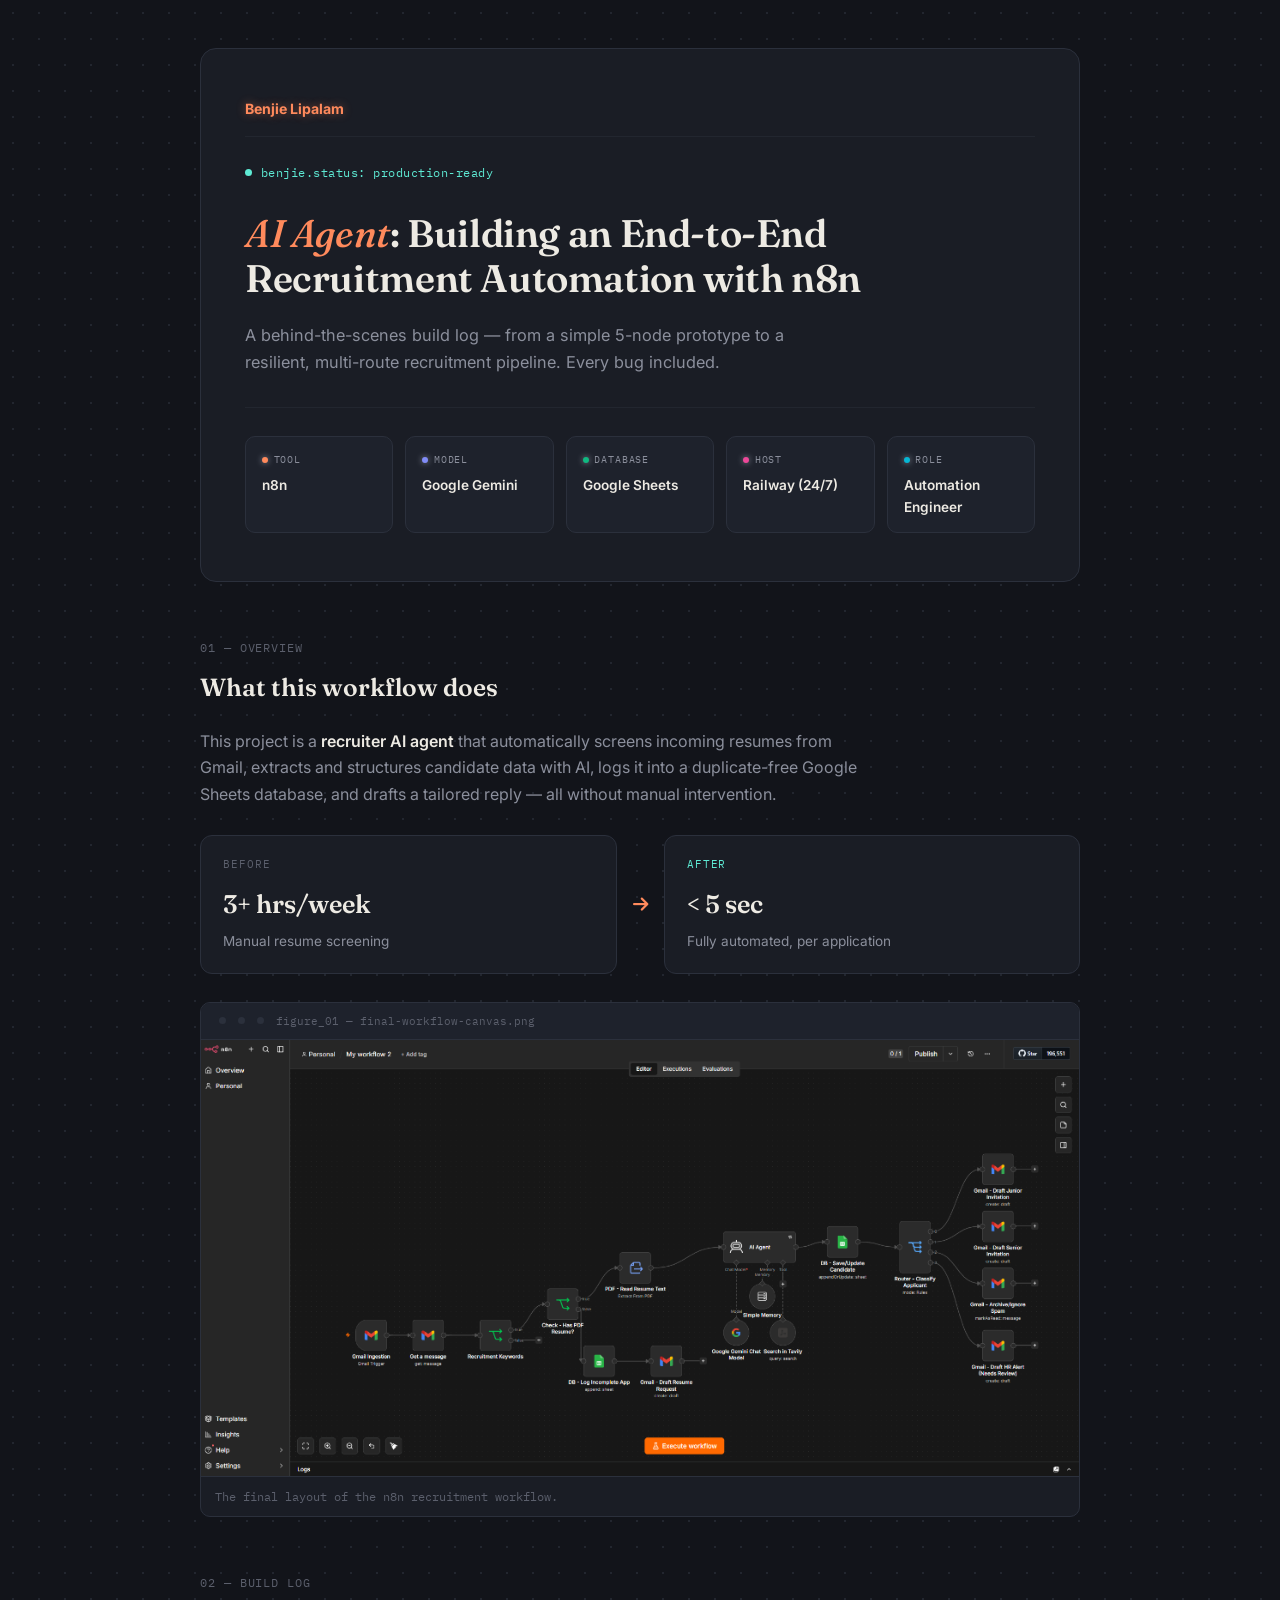
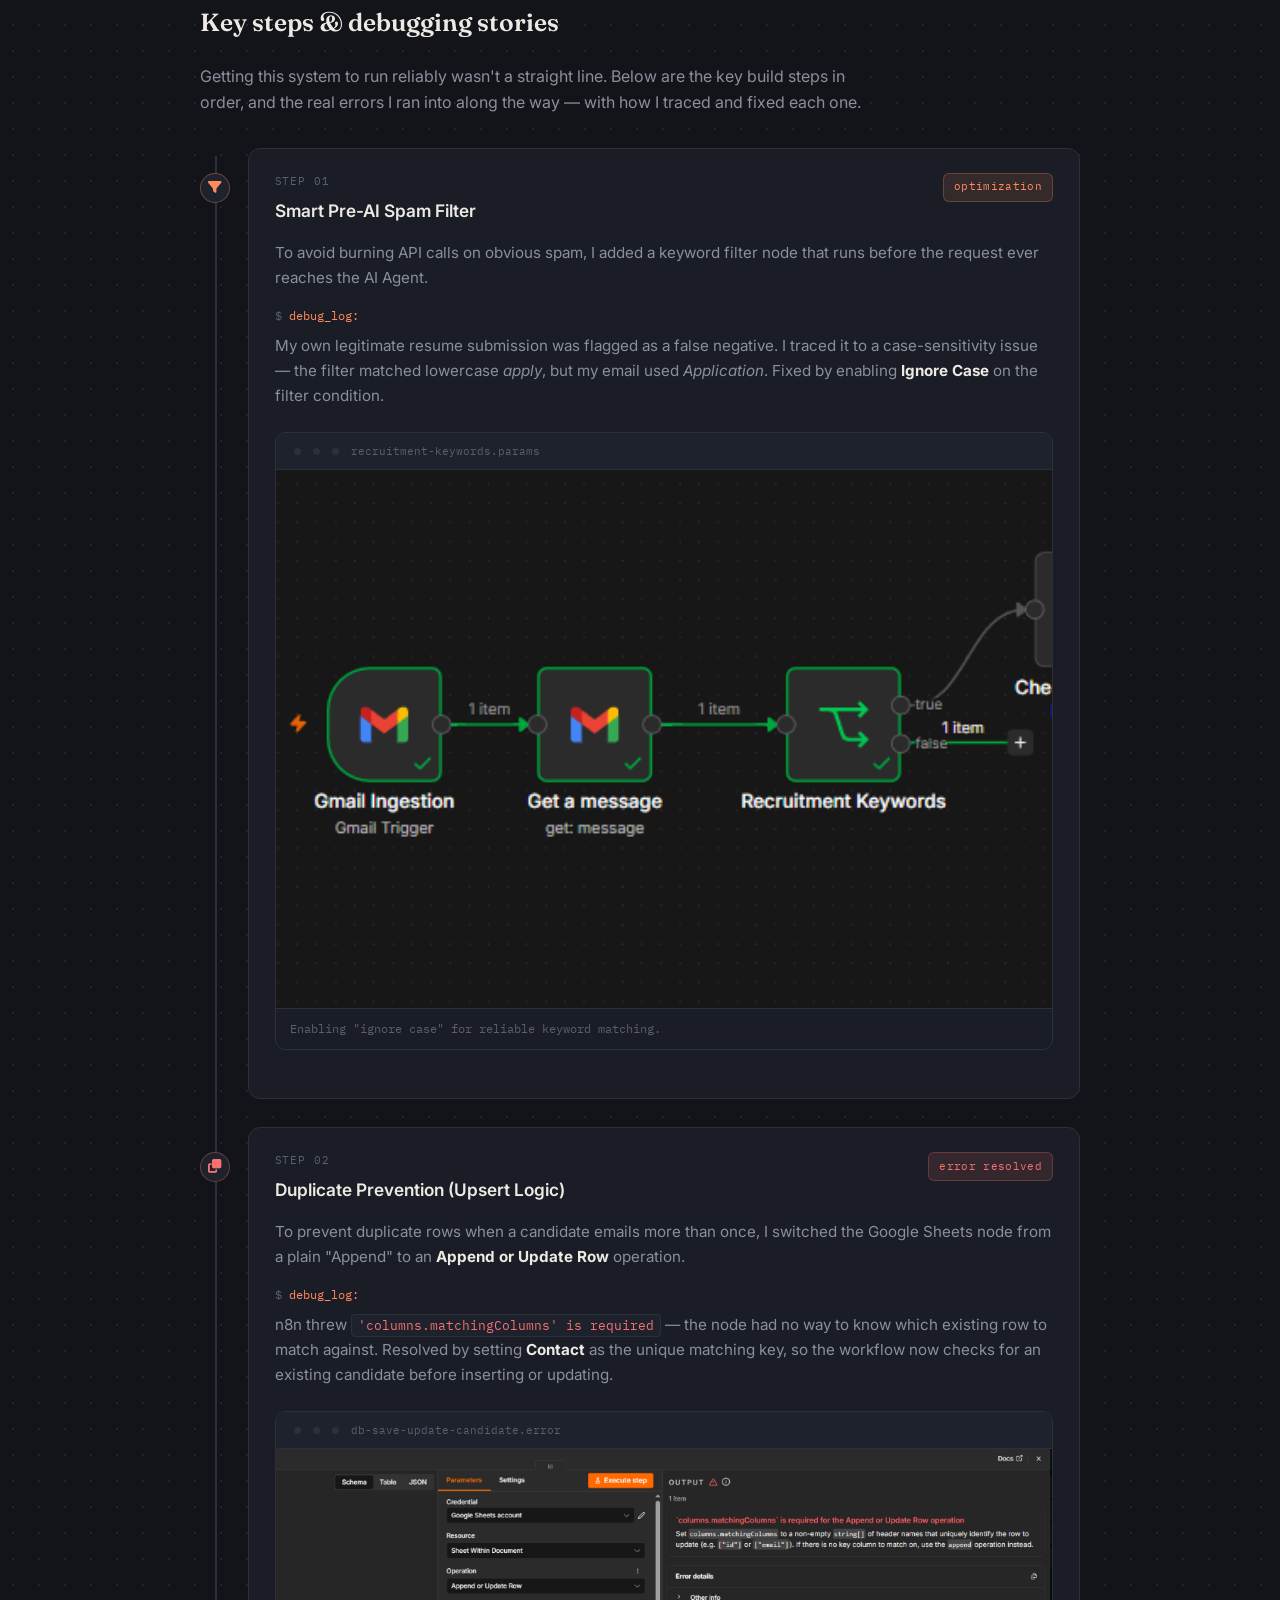
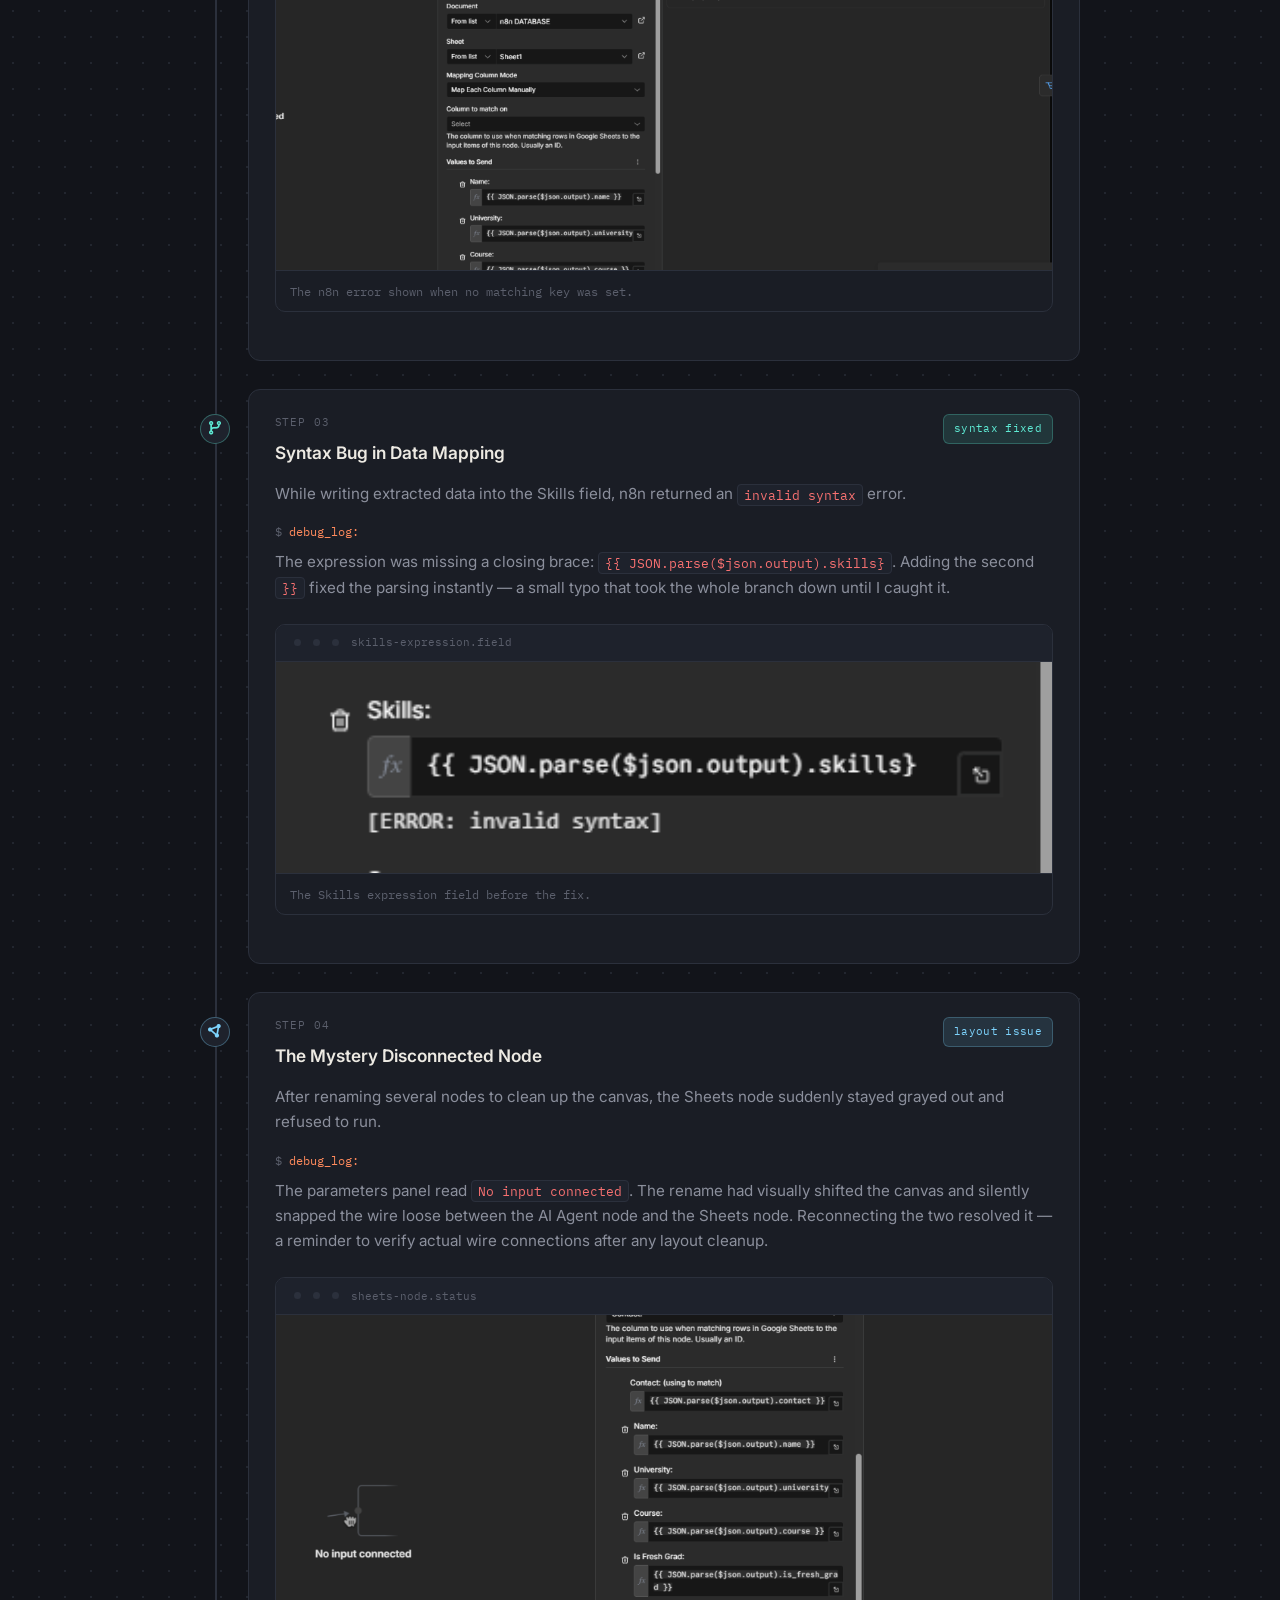
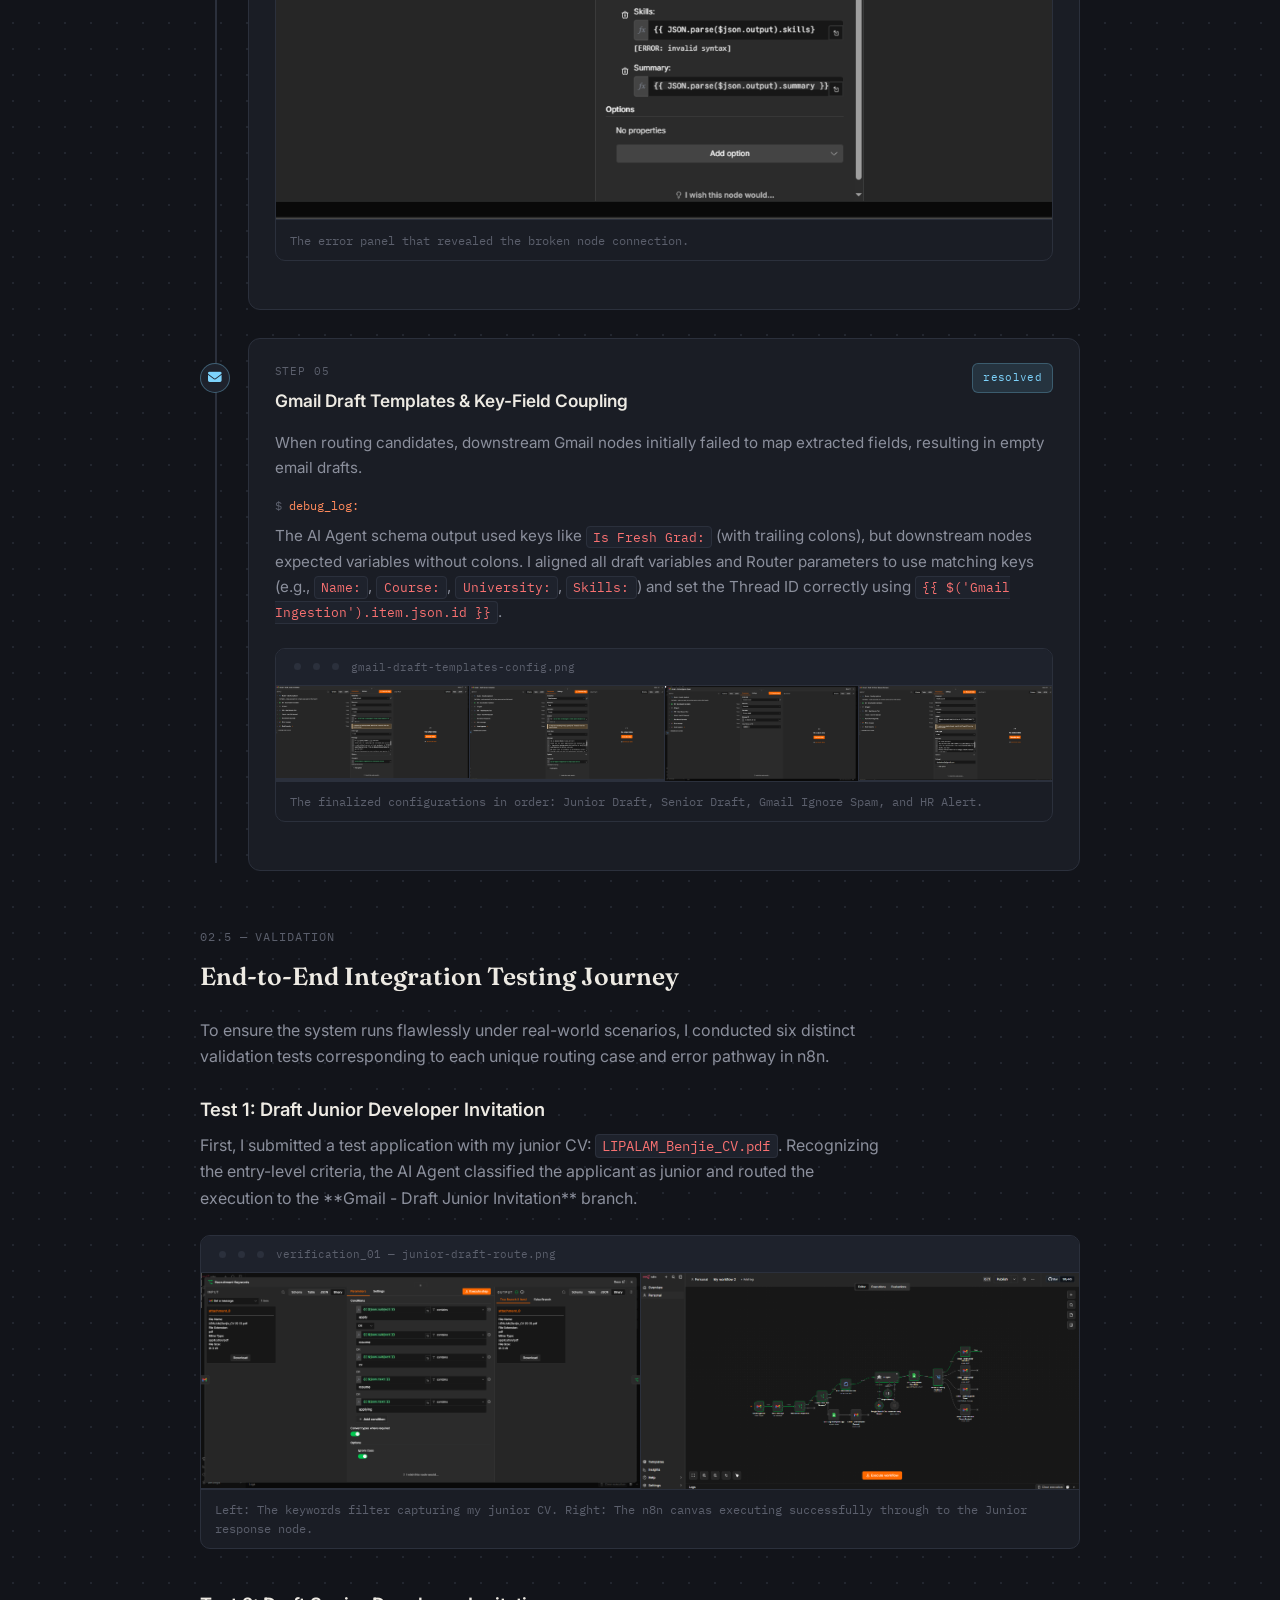
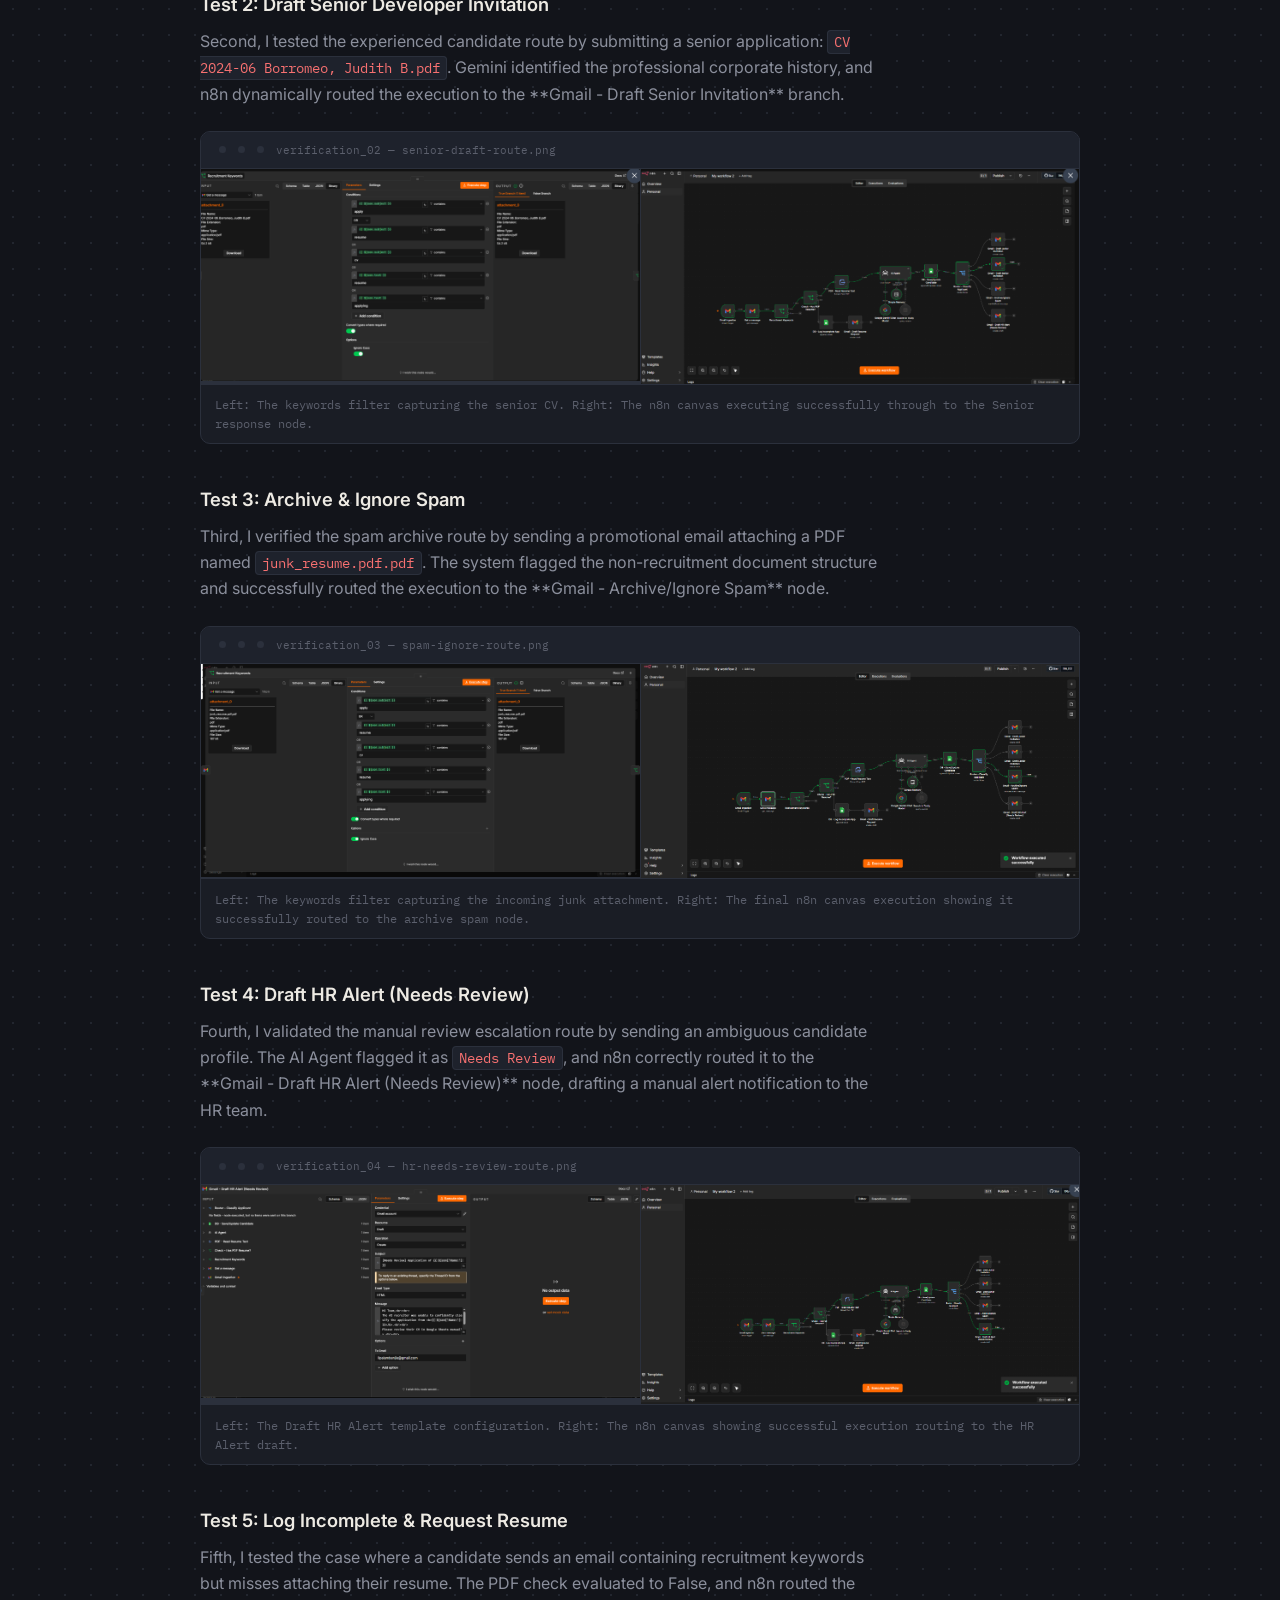
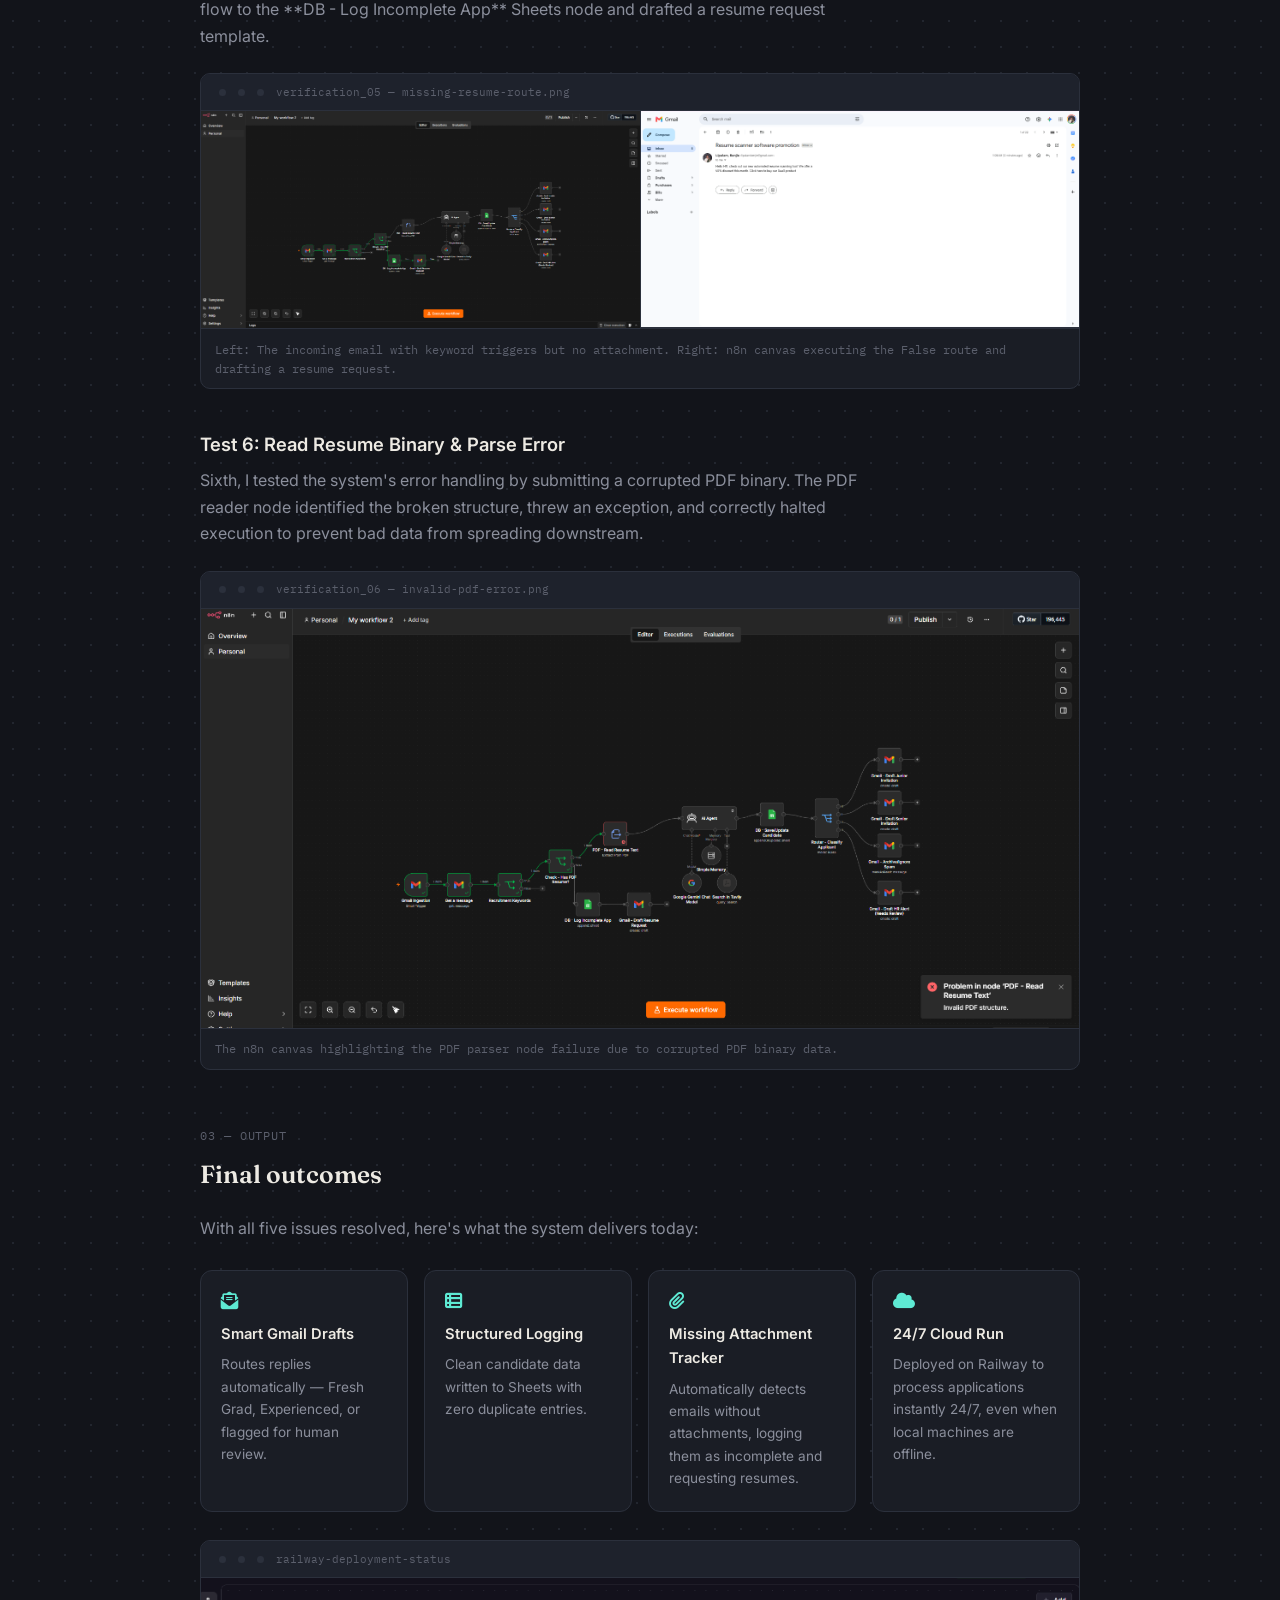
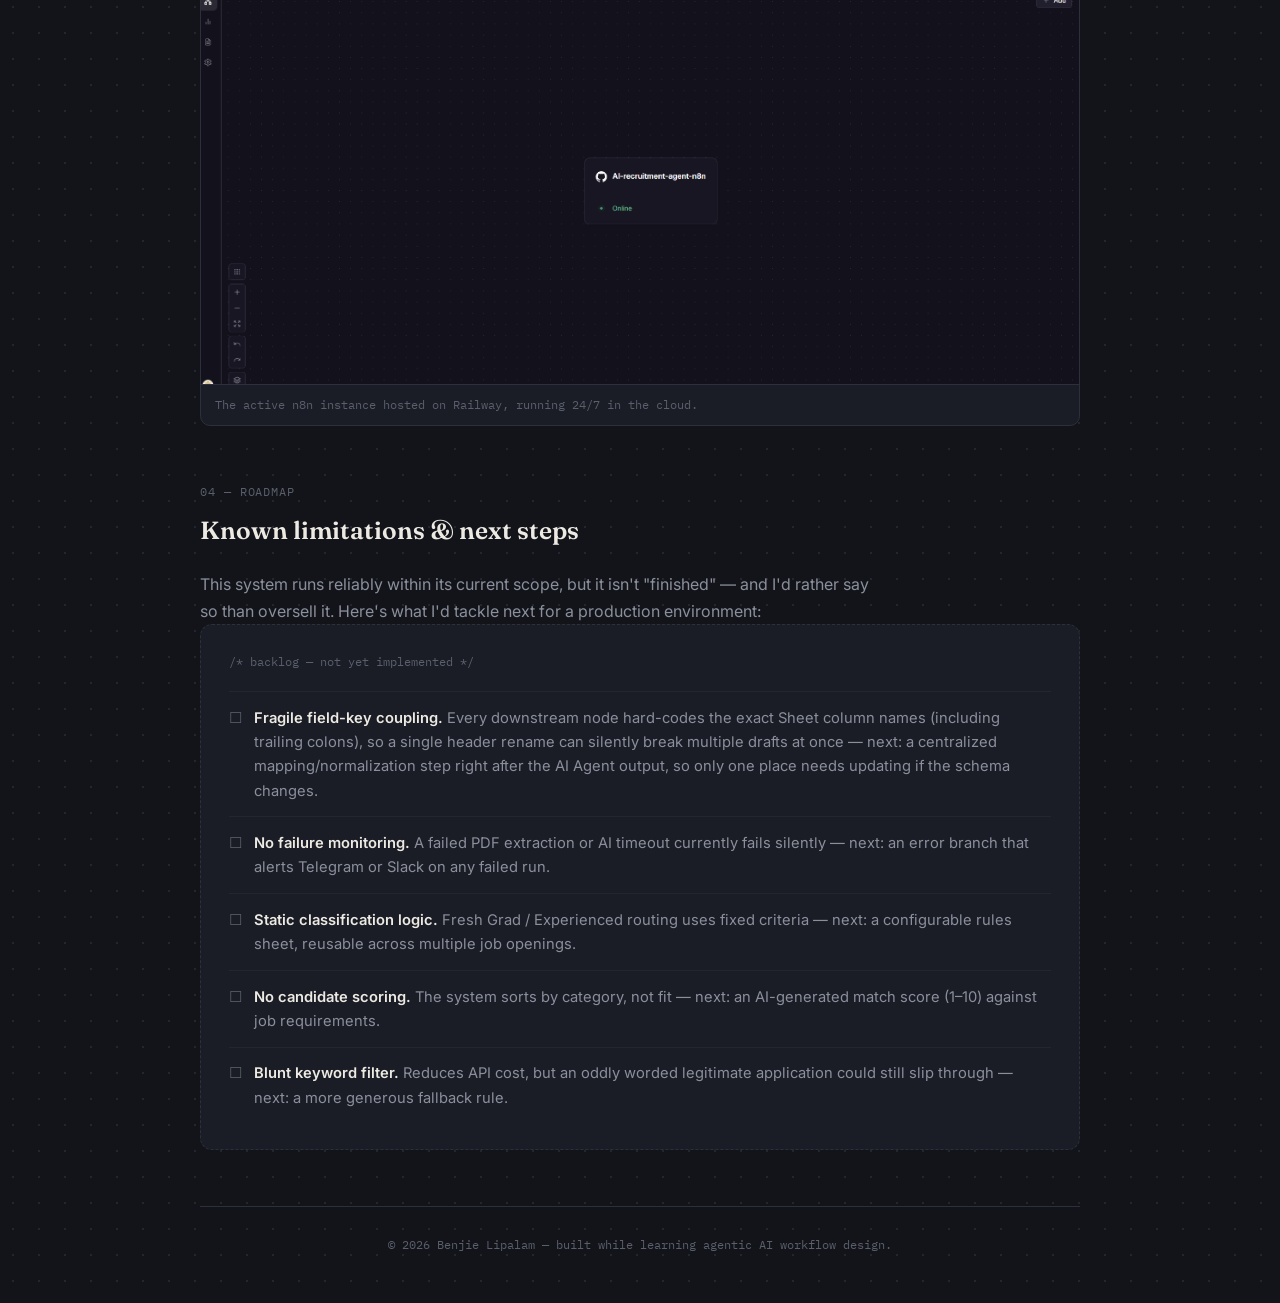
<file: index.html>
<!doctype html>
<html lang="en">
  <head>
    <meta charset="UTF-8" />
    <meta name="viewport" content="width=device-width, initial-scale=1.0" />
    <title>Benjie Lipalam — My First Real AI Agent</title>
    <link rel="preconnect" href="https://fonts.googleapis.com" />
    <link rel="preconnect" href="https://fonts.gstatic.com" crossorigin />
    <link
      href="https://fonts.googleapis.com/css2?family=Fraunces:ital,opsz,wght@0,9..144,500;0,9..144,600;0,9..144,700;1,9..144,500&family=Inter:wght@400;500;600;700&family=IBM+Plex+Mono:wght@400;500;600&display=swap"
      rel="stylesheet"
    />
    <link
      rel="stylesheet"
      href="https://cdnjs.cloudflare.com/ajax/libs/font-awesome/6.4.0/css/all.min.css"
    />
    <link rel="stylesheet" href="portfolio.css" />
  </head>
  <body>
    <div class="container">
      <!-- Header -->
      <header class="header">
        <div
          class="author-byline"
          style="
            margin-bottom: 1.25rem;
            font-size: 0.88rem;
            display: flex;
            align-items: center;
            gap: 0.5rem;
            flex-wrap: wrap;
          "
        >
          <span class="author-name">Benjie Lipalam</span>
        </div>
        <div class="status-line mono">
          <span class="status-dot"></span>
          benjie.status: production-ready
        </div>
        <h1>
          <em>AI Agent</em>: Building an End-to-End Recruitment
          Automation with n8n
        </h1>
        <p class="subhead">
          A behind-the-scenes build log — from a simple 5-node prototype to a
          resilient, multi-route recruitment pipeline. Every bug included.
        </p>

        <!-- Meta Chips -->
        <div class="meta-strip">
          <div class="chip">
            <span class="chip-key mono"
              ><span
                class="dot-indicator"
                style="background-color: #ff8a5c"
              ></span
              >tool</span
            >
            <span class="chip-val">n8n</span>
          </div>
          <div class="chip">
            <span class="chip-key mono"
              ><span
                class="dot-indicator"
                style="background-color: #818cf8"
              ></span
              >model</span
            >
            <span class="chip-val">Google Gemini</span>
          </div>
          <div class="chip">
            <span class="chip-key mono"
              ><span
                class="dot-indicator"
                style="background-color: #10b981"
              ></span
              >database</span
            >
            <span class="chip-val">Google Sheets</span>
          </div>
          <div class="chip">
            <span class="chip-key mono"
              ><span
                class="dot-indicator"
                style="background-color: #ec4899"
              ></span
              >host</span
            >
            <span class="chip-val">Railway (24/7)</span>
          </div>
          <div class="chip">
            <span class="chip-key mono"
              ><span
                class="dot-indicator"
                style="background-color: #06b6d4"
              ></span
              >role</span
            >
            <span class="chip-val">Automation Engineer</span>
          </div>
        </div>
      </header>

      <!-- Section 1: Overview -->
      <div class="section">
        <div class="section-eyebrow">01 — Overview</div>
        <h2 class="section-title">What this workflow does</h2>
        <p>
          This project is a <strong>recruiter AI agent</strong> that
          automatically screens incoming resumes from Gmail, extracts and
          structures candidate data with AI, logs it into a duplicate-free
          Google Sheets database, and drafts a tailored reply — all without
          manual intervention.
        </p>

        <div class="impact-row">
          <div class="impact-box before">
            <div class="impact-label mono">before</div>
            <div class="impact-value">3+ hrs/week</div>
            <div class="impact-desc">Manual resume screening</div>
          </div>
          <div class="impact-arrow">
            <i class="fa-solid fa-arrow-right"></i>
          </div>
          <div class="impact-box after">
            <div class="impact-label mono">after</div>
            <div class="impact-value">&lt; 5 sec</div>
            <div class="impact-desc">Fully automated, per application</div>
          </div>
        </div>

        <div class="frame">
          <div class="frame-bar">
            <span class="frame-dot"></span><span class="frame-dot"></span
            ><span class="frame-dot"></span>
            <span class="mono">figure_01 — final-workflow-canvas.png</span>
          </div>
          <img
            src="assets/media__1784137675447.png"
            alt="Final n8n canvas layout"
          />
          <div class="frame-caption">
            The final layout of the n8n recruitment workflow.
          </div>
        </div>
      </div>

      <!-- Section 2: Debug Log -->
      <div class="section">
        <div class="section-eyebrow">02 — Build Log</div>
        <h2 class="section-title">Key steps &amp; debugging stories</h2>
        <p>
          Getting this system to run reliably wasn't a straight line. Below are
          the key build steps in order, and the real errors I ran into along the
          way — with how I traced and fixed each one.
        </p>

        <div class="timeline" style="margin-top: 2rem">
          <!-- Step 1 -->
          <div class="step-card">
            <div class="node-dot signal">
              <i class="fa-solid fa-filter"></i>
            </div>
            <div class="step-header">
              <div>
                <span class="step-eyebrow">STEP 01</span>
                <div class="step-title">Smart Pre-AI Spam Filter</div>
              </div>
              <span class="step-badge signal">optimization</span>
            </div>
            <p>
              To avoid burning API calls on obvious spam, I added a keyword
              filter node that runs before the request ever reaches the AI
              Agent.
            </p>
            <span class="debug-tag">debug_log:</span>
            <p style="margin-bottom: 1.25rem">
              My own legitimate resume submission was flagged as a false
              negative. I traced it to a case-sensitivity issue — the filter
              matched lowercase <i>apply</i>, but my email used
              <i>Application</i>. Fixed by enabling
              <strong style="color: var(--ink)">Ignore Case</strong> on the
              filter condition.
            </p>
            <div class="frame">
              <div class="frame-bar">
                <span class="frame-dot"></span><span class="frame-dot"></span
                ><span class="frame-dot"></span>
                <span class="mono">recruitment-keywords.params</span>
              </div>
              <img
                src="assets/media__1784074156795.png"
                alt="Recruitment Keywords parameters"
              />
              <div class="frame-caption">
                Enabling "ignore case" for reliable keyword matching.
              </div>
            </div>
          </div>

          <!-- Step 2 -->
          <div class="step-card">
            <div class="node-dot danger"><i class="fa-solid fa-clone"></i></div>
            <div class="step-header">
              <div>
                <span class="step-eyebrow">STEP 02</span>
                <div class="step-title">
                  Duplicate Prevention (Upsert Logic)
                </div>
              </div>
              <span class="step-badge danger">error resolved</span>
            </div>
            <p>
              To prevent duplicate rows when a candidate emails more than once,
              I switched the Google Sheets node from a plain "Append" to an
              <strong style="color: var(--ink)">Append or Update Row</strong>
              operation.
            </p>
            <span class="debug-tag">debug_log:</span>
            <p style="margin-bottom: 1.25rem">
              n8n threw <code>'columns.matchingColumns' is required</code>
              — the node had no way to know which existing row to match against.
              Resolved by setting
              <strong style="color: var(--ink)">Contact</strong> as the unique
              matching key, so the workflow now checks for an existing candidate
              before inserting or updating.
            </p>
            <div class="frame">
              <div class="frame-bar">
                <span class="frame-dot"></span><span class="frame-dot"></span
                ><span class="frame-dot"></span>
                <span class="mono">db-save-update-candidate.error</span>
              </div>
              <img
                src="assets/media__1784091440905.png"
                alt="Matching columns error"
              />
              <div class="frame-caption">
                The n8n error shown when no matching key was set.
              </div>
            </div>
          </div>

          <!-- Step 3 -->
          <div class="step-card">
            <div class="node-dot success">
              <i class="fa-solid fa-code-branch"></i>
            </div>
            <div class="step-header">
              <div>
                <span class="step-eyebrow">STEP 03</span>
                <div class="step-title">Syntax Bug in Data Mapping</div>
              </div>
              <span class="step-badge success">syntax fixed</span>
            </div>
            <p>
              While writing extracted data into the Skills field, n8n returned
              an <code>invalid syntax</code> error.
            </p>
            <span class="debug-tag">debug_log:</span>
            <p style="margin-bottom: 1.25rem">
              The expression was missing a closing brace:
              <code>{{ JSON.parse($json.output).skills}</code>. Adding the
              second <code>}}</code> fixed the parsing instantly — a small typo
              that took the whole branch down until I caught it.
            </p>
            <div class="frame">
              <div class="frame-bar">
                <span class="frame-dot"></span><span class="frame-dot"></span
                ><span class="frame-dot"></span>
                <span class="mono">skills-expression.field</span>
              </div>
              <img
                src="assets/media__1784127608959.png"
                alt="Skills bracket error"
              />
              <div class="frame-caption">
                The Skills expression field before the fix.
              </div>
            </div>
          </div>

          <!-- Step 4 -->
          <div class="step-card">
            <div class="node-dot info">
              <i class="fa-solid fa-circle-nodes"></i>
            </div>
            <div class="step-header">
              <div>
                <span class="step-eyebrow">STEP 04</span>
                <div class="step-title">The Mystery Disconnected Node</div>
              </div>
              <span class="step-badge info">layout issue</span>
            </div>
            <p>
              After renaming several nodes to clean up the canvas, the Sheets
              node suddenly stayed grayed out and refused to run.
            </p>
            <span class="debug-tag">debug_log:</span>
            <p style="margin-bottom: 1.25rem">
              The parameters panel read <code>No input connected</code>. The
              rename had visually shifted the canvas and silently snapped the
              wire loose between the AI Agent node and the Sheets node.
              Reconnecting the two resolved it — a reminder to verify actual
              wire connections after any layout cleanup.
            </p>
            <div class="frame">
              <div class="frame-bar">
                <span class="frame-dot"></span><span class="frame-dot"></span
                ><span class="frame-dot"></span>
                <span class="mono">sheets-node.status</span>
              </div>
              <img
                src="assets/uploaded_media_1784127311231.png"
                alt="No input connected screenshot"
              />
              <div class="frame-caption">
                The error panel that revealed the broken node connection.
              </div>
            </div>
          </div>

          <!-- Step 5 -->
          <div class="step-card">
            <div class="node-dot info">
              <i class="fa-solid fa-envelope"></i>
            </div>
            <div class="step-header">
              <div>
                <span class="step-eyebrow">STEP 05</span>
                <div class="step-title">
                  Gmail Draft Templates &amp; Key-Field Coupling
                </div>
              </div>
              <span class="step-badge info">resolved</span>
            </div>
            <p>
              When routing candidates, downstream Gmail nodes initially failed
              to map extracted fields, resulting in empty email drafts.
            </p>
            <span class="debug-tag">debug_log:</span>
            <p style="margin-bottom: 1.25rem">
              The AI Agent schema output used keys like
              <code>Is Fresh Grad:</code> (with trailing colons), but downstream
              nodes expected variables without colons. I aligned all draft
              variables and Router parameters to use matching keys (e.g.,
              <code>Name:</code>, <code>Course:</code>,
              <code>University:</code>, <code>Skills:</code>) and set the Thread
              ID correctly using
              <code>{{ $('Gmail Ingestion').item.json.id }}</code>.
            </p>
            <div class="frame">
              <div class="frame-bar">
                <span class="frame-dot"></span><span class="frame-dot"></span
                ><span class="frame-dot"></span>
                <span class="mono">gmail-draft-templates-config.png</span>
              </div>
              <div
                style="
                  display: grid;
                  grid-template-columns: repeat(auto-fit, minmax(180px, 1fr));
                  gap: 1px;
                  background-color: var(--line);
                "
              >
                <img
                  src="assets/media__1784149480501.png"
                  alt="Draft Junior Invitation Configuration"
                  style="width: 100%; display: block"
                />
                <img
                  src="assets/media__1784149492534.png"
                  alt="Draft Senior Invitation Configuration"
                  style="width: 100%; display: block"
                />
                <img
                  src="assets/media__1784143111990.png"
                  alt="Gmail Archive/Ignore Spam Configuration"
                  style="width: 100%; display: block"
                />
                <img
                  src="assets/media__1784149506676.png"
                  alt="Draft HR Alert Configuration"
                  style="width: 100%; display: block"
                />
              </div>
              <div class="frame-caption">
                The finalized configurations in order: Junior Draft, Senior
                Draft, Gmail Ignore Spam, and HR Alert.
              </div>
            </div>
          </div>
        </div>
      </div>
      <!-- Section 2.5: Validation -->
      <div class="section">
        <div class="section-eyebrow">02.5 — Validation</div>
        <h2 class="section-title">End-to-End Integration Testing Journey</h2>
        <p>
          To ensure the system runs flawlessly under real-world scenarios, I
          conducted six distinct validation tests corresponding to each unique
          routing case and error pathway in n8n.
        </p>

        <!-- Test 1 -->
        <h3
          style="
            font-size: 1.15rem;
            margin: 1.5rem 0 0.5rem;
            color: var(--ink);
            font-weight: 600;
          "
        >
          Test 1: Draft Junior Developer Invitation
        </h3>
        <p>
          First, I submitted a test application with my junior CV:
          <code>LIPALAM_Benjie_CV.pdf</code>. Recognizing the entry-level
          criteria, the AI Agent classified the applicant as junior and routed
          the execution to the **Gmail - Draft Junior Invitation** branch.
        </p>
        <div class="frame">
          <div class="frame-bar">
            <span class="frame-dot"></span><span class="frame-dot"></span
            ><span class="frame-dot"></span>
            <span class="mono">verification_01 — junior-draft-route.png</span>
          </div>
          <div
            style="
              display: grid;
              grid-template-columns: repeat(auto-fit, minmax(360px, 1fr));
              gap: 1px;
              background-color: var(--line);
            "
          >
            <img
              src="assets/media__1784134936139.png"
              alt="Test 1 CV matches keywords"
              style="width: 100%; display: block"
            />
            <img
              src="assets/media__1784134925178.png"
              alt="Successful Junior CV execution"
              style="width: 100%; display: block"
            />
          </div>
          <div class="frame-caption">
            Left: The keywords filter capturing my junior CV. Right: The n8n
            canvas executing successfully through to the Junior response node.
          </div>
        </div>

        <!-- Test 2 -->
        <h3
          style="
            font-size: 1.15rem;
            margin: 2.5rem 0 0.5rem;
            color: var(--ink);
            font-weight: 600;
          "
        >
          Test 2: Draft Senior Developer Invitation
        </h3>
        <p>
          Second, I tested the experienced candidate route by submitting a
          senior application: <code>CV 2024-06 Borromeo, Judith B.pdf</code>.
          Gemini identified the professional corporate history, and n8n
          dynamically routed the execution to the **Gmail - Draft Senior
          Invitation** branch.
        </p>
        <div class="frame">
          <div class="frame-bar">
            <span class="frame-dot"></span><span class="frame-dot"></span
            ><span class="frame-dot"></span>
            <span class="mono">verification_02 — senior-draft-route.png</span>
          </div>
          <div
            style="
              display: grid;
              grid-template-columns: repeat(auto-fit, minmax(360px, 1fr));
              gap: 1px;
              background-color: var(--line);
            "
          >
            <img
              src="assets/media__1784137597039.png"
              alt="Test 2 CV matches keywords"
              style="width: 100%; display: block"
            />
            <img
              src="assets/media__1784137586404.png"
              alt="Successful Senior CV execution"
              style="width: 100%; display: block"
            />
          </div>
          <div class="frame-caption">
            Left: The keywords filter capturing the senior CV. Right: The n8n
            canvas executing successfully through to the Senior response node.
          </div>
        </div>

        <!-- Test 3 -->
        <h3
          style="
            font-size: 1.15rem;
            margin: 2.5rem 0 0.5rem;
            color: var(--ink);
            font-weight: 600;
          "
        >
          Test 3: Archive &amp; Ignore Spam
        </h3>
        <p>
          Third, I verified the spam archive route by sending a promotional
          email attaching a PDF named <code>junk_resume.pdf.pdf</code>. The
          system flagged the non-recruitment document structure and successfully
          routed the execution to the **Gmail - Archive/Ignore Spam** node.
        </p>
        <div class="frame">
          <div class="frame-bar">
            <span class="frame-dot"></span><span class="frame-dot"></span
            ><span class="frame-dot"></span>
            <span class="mono">verification_03 — spam-ignore-route.png</span>
          </div>
          <div
            style="
              display: grid;
              grid-template-columns: repeat(auto-fit, minmax(360px, 1fr));
              gap: 1px;
              background-color: var(--line);
            "
          >
            <img
              src="assets/media__1784148436421.png"
              alt="Recruitment Keywords capturing junk resume"
              style="width: 100%; display: block"
            />
            <img
              src="assets/media__1784148423939.png"
              alt="Successful ignore spam execution path"
              style="width: 100%; display: block"
            />
          </div>
          <div class="frame-caption">
            Left: The keywords filter capturing the incoming junk attachment.
            Right: The final n8n canvas execution showing it successfully routed
            to the archive spam node.
          </div>
        </div>

        <!-- Test 4 -->
        <h3
          style="
            font-size: 1.15rem;
            margin: 2.5rem 0 0.5rem;
            color: var(--ink);
            font-weight: 600;
          "
        >
          Test 4: Draft HR Alert (Needs Review)
        </h3>
        <p>
          Fourth, I validated the manual review escalation route by sending an
          ambiguous candidate profile. The AI Agent flagged it as
          <code>Needs Review</code>, and n8n correctly routed it to the **Gmail
          - Draft HR Alert (Needs Review)** node, drafting a manual alert
          notification to the HR team.
        </p>
        <div class="frame">
          <div class="frame-bar">
            <span class="frame-dot"></span><span class="frame-dot"></span
            ><span class="frame-dot"></span>
            <span class="mono"
              >verification_04 — hr-needs-review-route.png</span
            >
          </div>
          <div
            style="
              display: grid;
              grid-template-columns: repeat(auto-fit, minmax(360px, 1fr));
              gap: 1px;
              background-color: var(--line);
            "
          >
            <img
              src="assets/media__1784149506676.png"
              alt="Draft HR Alert Settings"
              style="width: 100%; display: block"
            />
            <img
              src="assets/media__1784152237849.png"
              alt="HR Needs Review execution canvas"
              style="width: 100%; display: block"
            />
          </div>
          <div class="frame-caption">
            Left: The Draft HR Alert template configuration. Right: The n8n
            canvas showing successful execution routing to the HR Alert draft.
          </div>
        </div>

        <!-- Test 5 -->
        <h3
          style="
            font-size: 1.15rem;
            margin: 2.5rem 0 0.5rem;
            color: var(--ink);
            font-weight: 600;
          "
        >
          Test 5: Log Incomplete &amp; Request Resume
        </h3>
        <p>
          Fifth, I tested the case where a candidate sends an email containing
          recruitment keywords but misses attaching their resume. The PDF check
          evaluated to False, and n8n routed the flow to the **DB - Log
          Incomplete App** Sheets node and drafted a resume request template.
        </p>
        <div class="frame">
          <div class="frame-bar">
            <span class="frame-dot"></span><span class="frame-dot"></span
            ><span class="frame-dot"></span>
            <span class="mono">verification_05 — missing-resume-route.png</span>
          </div>
          <div
            style="
              display: grid;
              grid-template-columns: repeat(auto-fit, minmax(360px, 1fr));
              gap: 1px;
              background-color: var(--line);
            "
          >
            <img
              src="assets/media__1784135329771.png"
              alt="Test email without attachment"
              style="width: 100%; display: block"
            />
            <img
              src="assets/media__1784135352584.png"
              alt="n8n canvas routing to draft resume node"
              style="width: 100%; display: block"
            />
          </div>
          <div class="frame-caption">
            Left: The incoming email with keyword triggers but no attachment.
            Right: n8n canvas executing the False route and drafting a resume
            request.
          </div>
        </div>

        <!-- Test 6 -->
        <h3
          style="
            font-size: 1.15rem;
            margin: 2.5rem 0 0.5rem;
            color: var(--ink);
            font-weight: 600;
          "
        >
          Test 6: Read Resume Binary &amp; Parse Error
        </h3>
        <p>
          Sixth, I tested the system's error handling by submitting a corrupted
          PDF binary. The PDF reader node identified the broken structure, threw
          an exception, and correctly halted execution to prevent bad data from
          spreading downstream.
        </p>
        <div class="frame">
          <div class="frame-bar">
            <span class="frame-dot"></span><span class="frame-dot"></span
            ><span class="frame-dot"></span>
            <span class="mono">verification_06 — invalid-pdf-error.png</span>
          </div>
          <img
            src="assets/media__1784135436920.png"
            alt="Invalid PDF structure node error"
          />
          <div class="frame-caption">
            The n8n canvas highlighting the PDF parser node failure due to
            corrupted PDF binary data.
          </div>
        </div>
      </div>

      <!-- Section 3: Outcomes -->
      <div class="section">
        <div class="section-eyebrow">03 — Output</div>
        <h2 class="section-title">Final outcomes</h2>
        <p>
          With all five issues resolved, here's what the system delivers today:
        </p>

        <div class="outcomes-grid">
          <div class="outcome-card">
            <i class="fa-solid fa-envelope-open-text"></i>
            <h3>Smart Gmail Drafts</h3>
            <p>
              Routes replies automatically — Fresh Grad, Experienced, or flagged
              for human review.
            </p>
          </div>
          <div class="outcome-card">
            <i class="fa-solid fa-table-list"></i>
            <h3>Structured Logging</h3>
            <p>
              Clean candidate data written to Sheets with zero duplicate
              entries.
            </p>
          </div>
          <div class="outcome-card">
            <i class="fa-solid fa-paperclip"></i>
            <h3>Missing Attachment Tracker</h3>
            <p>
              Automatically detects emails without attachments, logging them as
              incomplete and requesting resumes.
            </p>
          </div>
          <div class="outcome-card">
            <i class="fa-solid fa-cloud"></i>
            <h3>24/7 Cloud Run</h3>
            <p>
              Deployed on Railway to process applications instantly 24/7, even
              when local machines are offline.
            </p>
          </div>
        </div>

        <div class="frame">
          <div class="frame-bar">
            <span class="frame-dot"></span><span class="frame-dot"></span
            ><span class="frame-dot"></span>
            <span class="mono">railway-deployment-status</span>
          </div>
          <img
            src="assets/media__1784150732398.png"
            alt="Railway deployment status online"
          />
          <div class="frame-caption">
            The active n8n instance hosted on Railway, running 24/7 in the
            cloud.
          </div>
        </div>
      </div>
      <!-- Section 4: Roadmap -->
      <div class="section">
        <div class="section-eyebrow">04 — Roadmap</div>
        <h2 class="section-title">Known limitations &amp; next steps</h2>
        <p>
          This system runs reliably within its current scope, but it isn't
          "finished" — and I'd rather say so than oversell it. Here's what I'd
          tackle next for a production environment:
        </p>

        <div class="roadmap-box">
          <div class="roadmap-comment">/* backlog — not yet implemented */</div>

          <div class="roadmap-item">
            <span class="box">☐</span>
            <div>
              <p>
                <strong>Fragile field-key coupling.</strong> Every downstream
                node hard-codes the exact Sheet column names (including trailing
                colons), so a single header rename can silently break multiple
                drafts at once — next: a centralized mapping/normalization step
                right after the AI Agent output, so only one place needs
                updating if the schema changes.
              </p>
            </div>
          </div>

          <div class="roadmap-item">
            <span class="box">☐</span>
            <div>
              <p>
                <strong>No failure monitoring.</strong> A failed PDF extraction
                or AI timeout currently fails silently — next: an error branch
                that alerts Telegram or Slack on any failed run.
              </p>
            </div>
          </div>

          <div class="roadmap-item">
            <span class="box">☐</span>
            <div>
              <p>
                <strong>Static classification logic.</strong> Fresh Grad /
                Experienced routing uses fixed criteria — next: a configurable
                rules sheet, reusable across multiple job openings.
              </p>
            </div>
          </div>

          <div class="roadmap-item">
            <span class="box">☐</span>
            <div>
              <p>
                <strong>No candidate scoring.</strong> The system sorts by
                category, not fit — next: an AI-generated match score (1–10)
                against job requirements.
              </p>
            </div>
          </div>

          <div class="roadmap-item">
            <span class="box">☐</span>
            <div>
              <p>
                <strong>Blunt keyword filter.</strong> Reduces API cost, but an
                oddly worded legitimate application could still slip through —
                next: a more generous fallback rule.
              </p>
            </div>
          </div>
        </div>
      </div>
      <footer class="footer">
        © 2026 Benjie Lipalam — built while learning agentic AI workflow design.
      </footer>
    </div>
  </body>
</html>
</file>
<file: portfolio.css>
:root {
  --canvas: #12141a;
  --surface: #1a1d25;
  --surface-raised: #1e222c;
  --line: #2b303c;
  --line-soft: #22262f;
  --ink: #edeae3;
  --ink-dim: #8b8f9c;
  --ink-faint: #5b5f6c;

  --signal: #ff8a5c;
  --signal-dim: rgba(255, 138, 92, 0.12);
  --success: #5eead4;
  --success-dim: rgba(94, 234, 212, 0.12);
  --danger: #f87171;
  --danger-dim: rgba(248, 113, 113, 0.12);
  --info: #7dd3fc;
  --info-dim: rgba(125, 211, 252, 0.12);
}

* {
  margin: 0;
  padding: 0;
  box-sizing: border-box;
}

html {
  background-color: var(--canvas);
}

body {
  font-family: "Inter", sans-serif;
  background-color: var(--canvas);
  background-image: radial-gradient(
    var(--line-soft) 1px,
    transparent 1px
  );
  background-size: 26px 26px;
  color: var(--ink);
  line-height: 1.65;
  padding: 3rem 1.25rem;
}

.container {
  max-width: 880px;
  margin: 0 auto;
}

.mono {
  font-family: "IBM Plex Mono", monospace;
}

a {
  color: inherit;
}

/* ---------- HEADER ---------- */

.header {
  border: 1px solid var(--line);
  background-color: var(--surface);
  border-radius: 16px;
  padding: 3rem 2.75rem;
  position: relative;
  overflow: hidden;
}

.status-line {
  display: inline-flex;
  align-items: center;
  gap: 0.55rem;
  font-size: 0.78rem;
  letter-spacing: 0.04em;
  color: var(--success);
  margin-bottom: 1.75rem;
}

.status-dot {
  width: 7px;
  height: 7px;
  border-radius: 50%;
  background-color: var(--success);
  box-shadow: 0 0 0 0 rgba(94, 234, 212, 0.5);
  animation: pulse-dot 2.4s ease-out infinite;
}

@keyframes pulse-dot {
  0% {
    box-shadow: 0 0 0 0 rgba(94, 234, 212, 0.45);
  }
  70% {
    box-shadow: 0 0 0 8px rgba(94, 234, 212, 0);
  }
  100% {
    box-shadow: 0 0 0 0 rgba(94, 234, 212, 0);
  }
}

.header h1 {
  font-family: "Fraunces", serif;
  font-weight: 600;
  font-size: 2.4rem;
  line-height: 1.18;
  letter-spacing: -0.01em;
  max-width: 700px;
  margin-bottom: 1.25rem;
}

.header h1 em {
  font-style: italic;
  font-weight: 500;
  color: var(--signal);
}

.header .subhead {
  color: var(--ink-dim);
  font-size: 1.02rem;
  max-width: 560px;
  margin-bottom: 2rem;
}

.author-byline {
  border-bottom: 1px solid var(--line-soft);
  padding-bottom: 1rem;
  width: 100%;
}

.author-name {
  font-weight: 700;
  color: var(--signal);
  text-shadow: 0 0 10px rgba(255, 138, 92, 0.45);
}

/* ---------- META CHIPS ---------- */

.meta-strip {
  display: grid;
  grid-template-columns: repeat(auto-fit, minmax(140px, 1fr));
  gap: 0.75rem;
  margin-top: 2rem;
  padding-top: 1.75rem;
  border-top: 1px solid var(--line-soft);
  width: 100%;
}

.chip {
  display: flex;
  flex-direction: column;
  align-items: flex-start;
  gap: 0.35rem;
  background-color: var(--surface-raised);
  border: 1px solid var(--line);
  border-radius: 10px;
  padding: 0.85rem 1rem;
  transition: all 0.22s cubic-bezier(0.16, 1, 0.3, 1);
}

.chip:hover {
  border-color: var(--signal);
  transform: translateY(-2px);
  box-shadow: 0 4px 15px rgba(255, 138, 92, 0.08);
}

.chip .chip-key {
  color: var(--ink-dim);
  text-transform: uppercase;
  letter-spacing: 0.08em;
  font-size: 0.65rem;
  display: flex;
  align-items: center;
  gap: 0.35rem;
}

.chip .chip-val {
  color: var(--ink);
  font-weight: 600;
  font-size: 0.85rem;
}

.dot-indicator {
  display: inline-block;
  width: 6px;
  height: 6px;
  border-radius: 50%;
  filter: drop-shadow(0 0 3px currentColor);
}

/* ---------- SECTIONS ---------- */

.section {
  margin-top: 3.5rem;
}

.section-eyebrow {
  font-family: "IBM Plex Mono", monospace;
  font-size: 0.72rem;
  letter-spacing: 0.08em;
  text-transform: uppercase;
  color: var(--ink-faint);
  margin-bottom: 0.6rem;
}

.section-title {
  font-family: "Fraunces", serif;
  font-weight: 600;
  font-size: 1.55rem;
  color: var(--ink);
  margin-bottom: 1.25rem;
}

.section > p {
  color: var(--ink-dim);
  font-size: 1rem;
  margin-bottom: 1.1rem;
  max-width: 680px;
}

.section > p:last-of-type {
  margin-bottom: 0;
}

.section > p strong {
  color: var(--ink);
  font-weight: 600;
}

/* ---------- IMPACT COMPARISON ---------- */

.impact-row {
  display: flex;
  align-items: stretch;
  gap: 0.75rem;
  margin: 1.75rem 0;
  flex-wrap: wrap;
}

.impact-box {
  flex: 1;
  min-width: 200px;
  border: 1px solid var(--line);
  background-color: var(--surface);
  border-radius: 12px;
  padding: 1.25rem 1.4rem;
}

.impact-box .impact-label {
  font-family: "IBM Plex Mono", monospace;
  font-size: 0.68rem;
  letter-spacing: 0.08em;
  text-transform: uppercase;
  margin-bottom: 0.6rem;
}

.impact-box.before .impact-label {
  color: var(--ink-faint);
}

.impact-box.after .impact-label {
  color: var(--success);
}

.impact-box .impact-value {
  font-family: "Fraunces", serif;
  font-weight: 600;
  font-size: 1.6rem;
  color: var(--ink);
  margin-bottom: 0.3rem;
}

.impact-box .impact-desc {
  font-size: 0.85rem;
  color: var(--ink-dim);
}

.impact-arrow {
  display: flex;
  align-items: center;
  justify-content: center;
  color: var(--signal);
  font-size: 1.1rem;
  padding: 0 0.25rem;
}

/* ---------- MEDIA FRAME ---------- */

.frame {
  margin: 1.5rem 0;
  border: 1px solid var(--line);
  border-radius: 10px;
  overflow: hidden;
  background-color: var(--surface);
}

.frame-bar {
  display: flex;
  align-items: center;
  gap: 0.5rem;
  padding: 0.55rem 0.9rem;
  border-bottom: 1px solid var(--line);
  background-color: var(--surface-raised);
}

.frame-dot {
  width: 7px;
  height: 7px;
  border-radius: 50%;
  background-color: var(--line);
}

.frame-bar span {
  font-family: "IBM Plex Mono", monospace;
  font-size: 0.7rem;
  color: var(--ink-faint);
  margin-left: 0.25rem;
}

.frame img {
  width: 100%;
  display: block;
}

.frame-caption {
  padding: 0.65rem 0.9rem;
  font-family: "IBM Plex Mono", monospace;
  font-size: 0.72rem;
  color: var(--ink-faint);
  border-top: 1px solid var(--line);
}

/* ---------- TIMELINE / DEBUG LOG ---------- */

.timeline {
  position: relative;
  padding-left: 3rem;
}

.timeline::before {
  content: "";
  position: absolute;
  left: 15px;
  top: 8px;
  bottom: 8px;
  width: 2px;
  background: linear-gradient(
    to bottom,
    var(--line) 0%,
    var(--line) 100%
  );
}

.step-card {
  position: relative;
  border: 1px solid var(--line);
  border-radius: 12px;
  padding: 1.5rem 1.6rem;
  margin-bottom: 1.75rem;
  background-color: var(--surface);
}

.step-card:last-child {
  margin-bottom: 0;
}

.node-dot {
  position: absolute;
  left: -3.05rem;
  top: 1.5rem;
  width: 30px;
  height: 30px;
  border-radius: 50%;
  display: flex;
  align-items: center;
  justify-content: center;
  font-size: 0.85rem;
  border: 1px solid var(--line);
  background-color: var(--surface-raised);
  animation: node-pulse 3s ease-in-out infinite;
}

.step-card:nth-child(1) .node-dot {
  animation-delay: 0s;
}
.step-card:nth-child(2) .node-dot {
  animation-delay: 0.4s;
}
.step-card:nth-child(3) .node-dot {
  animation-delay: 0.8s;
}
.step-card:nth-child(4) .node-dot {
  animation-delay: 1.2s;
}

@keyframes node-pulse {
  0%,
  100% {
    box-shadow: 0 0 0 0 rgba(255, 255, 255, 0);
  }
  10% {
    box-shadow: 0 0 0 5px rgba(255, 255, 255, 0.03);
  }
}

.node-dot.signal {
  color: var(--signal);
  border-color: rgba(255, 138, 92, 0.35);
}
.node-dot.danger {
  color: var(--danger);
  border-color: rgba(248, 113, 113, 0.35);
}
.node-dot.success {
  color: var(--success);
  border-color: rgba(94, 234, 212, 0.35);
}
.node-dot.info {
  color: var(--info);
  border-color: rgba(125, 211, 252, 0.35);
}

.step-header {
  display: flex;
  align-items: flex-start;
  justify-content: space-between;
  flex-wrap: wrap;
  gap: 0.5rem;
  margin-bottom: 0.9rem;
}

.step-eyebrow {
  font-family: "IBM Plex Mono", monospace;
  font-size: 0.68rem;
  letter-spacing: 0.08em;
  color: var(--ink-faint);
  margin-bottom: 0.4rem;
  display: block;
}

.step-title {
  font-size: 1.08rem;
  font-weight: 600;
  color: var(--ink);
}

.step-badge {
  font-family: "IBM Plex Mono", monospace;
  font-size: 0.68rem;
  letter-spacing: 0.03em;
  padding: 0.3rem 0.65rem;
  border-radius: 6px;
  white-space: nowrap;
  border: 1px solid transparent;
}

.step-badge.signal {
  background-color: var(--signal-dim);
  color: var(--signal);
  border-color: rgba(255, 138, 92, 0.25);
}
.step-badge.danger {
  background-color: var(--danger-dim);
  color: var(--danger);
  border-color: rgba(248, 113, 113, 0.25);
}
.step-badge.success {
  background-color: var(--success-dim);
  color: var(--success);
  border-color: rgba(94, 234, 212, 0.25);
}
.step-badge.info {
  background-color: var(--info-dim);
  color: var(--info);
  border-color: rgba(125, 211, 252, 0.25);
}

.step-card p {
  color: var(--ink-dim);
  font-size: 0.95rem;
  margin-bottom: 1rem;
}

.debug-tag {
  font-family: "IBM Plex Mono", monospace;
  font-size: 0.72rem;
  color: var(--signal);
  margin-bottom: 0.5rem;
  display: block;
}

.debug-tag::before {
  content: "$ ";
  color: var(--ink-faint);
}

code {
  font-family: "IBM Plex Mono", monospace;
  background-color: var(--surface-raised);
  border: 1px solid var(--line);
  padding: 0.12rem 0.4rem;
  border-radius: 4px;
  font-size: 0.85em;
  color: var(--danger);
}

/* ---------- OUTCOMES ---------- */

.outcomes-grid {
  display: grid;
  grid-template-columns: repeat(auto-fit, minmax(200px, 1fr));
  gap: 1rem;
  margin: 1.75rem 0;
}

.outcome-card {
  border: 1px solid var(--line);
  background-color: var(--surface);
  border-radius: 12px;
  padding: 1.35rem 1.25rem;
}

.outcome-card i {
  color: var(--success);
  font-size: 1.1rem;
  margin-bottom: 0.75rem;
  display: block;
}

.outcome-card h3 {
  font-size: 0.92rem;
  font-weight: 600;
  color: var(--ink);
  margin-bottom: 0.45rem;
}

.outcome-card p {
  font-size: 0.85rem;
  color: var(--ink-dim);
  margin: 0;
}

/* ---------- ROADMAP / LIMITATIONS ---------- */

.roadmap-box {
  border: 1px dashed var(--line);
  border-radius: 12px;
  padding: 1.6rem 1.75rem;
  background-color: var(--surface);
}

.roadmap-comment {
  font-family: "IBM Plex Mono", monospace;
  font-size: 0.78rem;
  color: var(--ink-faint);
  margin-bottom: 1.25rem;
}

.roadmap-item {
  display: flex;
  gap: 0.75rem;
  padding: 0.85rem 0;
  border-top: 1px solid var(--line-soft);
}

.roadmap-item:first-of-type {
  border-top: none;
  padding-top: 0;
}

.roadmap-item .box {
  font-family: "IBM Plex Mono", monospace;
  color: var(--ink-faint);
  font-size: 0.95rem;
  line-height: 1.5;
  flex-shrink: 0;
}

.roadmap-item div p {
  margin: 0;
  font-size: 0.92rem;
  color: var(--ink-dim);
}

.roadmap-item div p strong {
  color: var(--ink);
  font-weight: 600;
}

/* ---------- FOOTER ---------- */

.footer {
  margin-top: 3.5rem;
  padding-top: 1.75rem;
  border-top: 1px solid var(--line);
  text-align: center;
  font-family: "IBM Plex Mono", monospace;
  font-size: 0.75rem;
  color: var(--ink-faint);
}

/* ---------- RESPONSIVE ---------- */

@media (max-width: 720px) {
  body {
    padding: 1.5rem 0.9rem;
  }
  .header {
    padding: 2rem 1.5rem;
  }
  .header h1 {
    font-size: 1.7rem;
  }
  .outcomes-grid {
    grid-template-columns: 1fr;
  }
  .impact-row {
    flex-direction: column;
  }
  .impact-arrow {
    transform: rotate(90deg);
    padding: 0.4rem 0;
  }
  .timeline {
    padding-left: 2.25rem;
  }
  .timeline::before {
    left: 10px;
  }
  .node-dot {
    left: -2.3rem;
    width: 24px;
    height: 24px;
    font-size: 0.7rem;
  }
}

@media (prefers-reduced-motion: reduce) {
  .status-dot,
  .node-dot {
    animation: none;
  }
}
</file>
